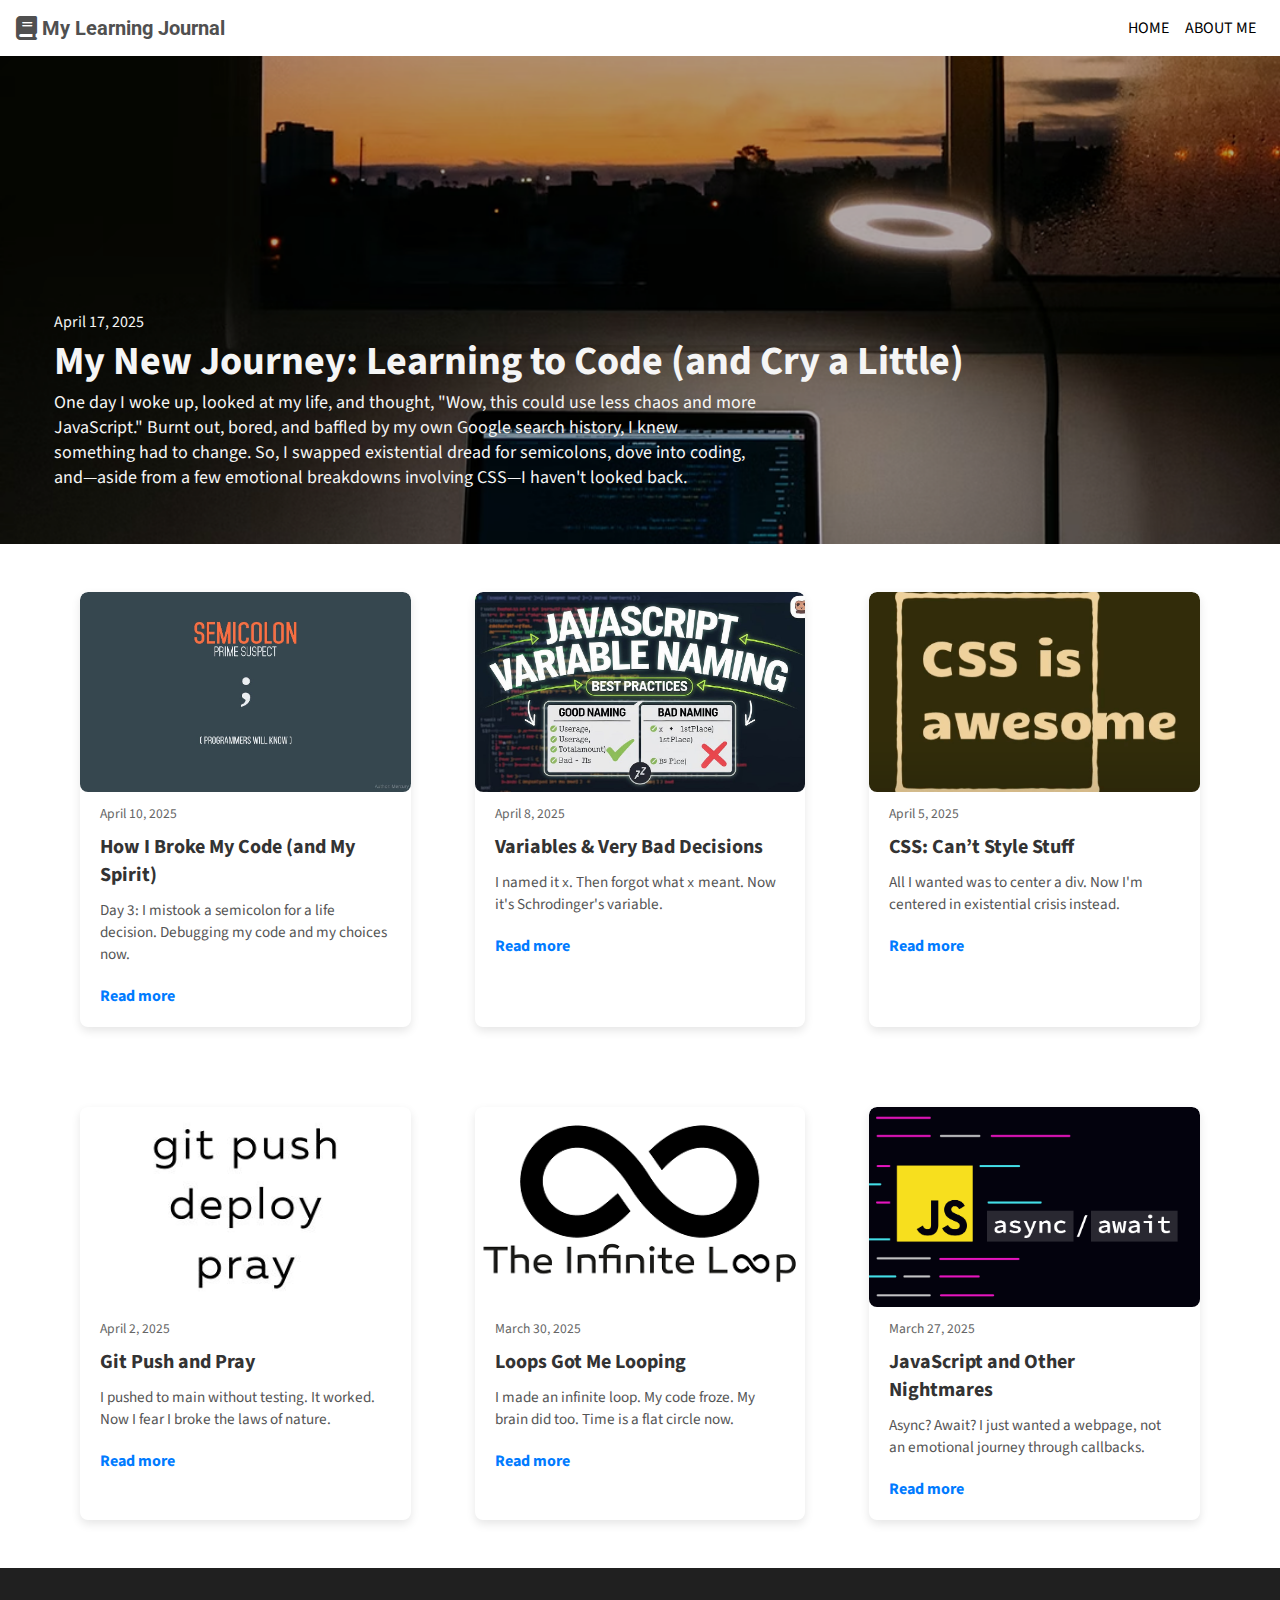
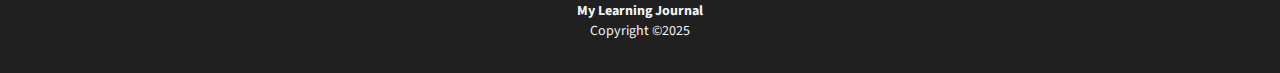
<file: index.html>
<!DOCTYPE html>
<html lang="en">
<head>
    <meta charset="UTF-8">
    <meta name="viewport" content="width=device-width, initial-scale=1.0">
    <title>My Learning Journal</title>
    <link rel="stylesheet" href="style.css">
    <!-- Google Fonts -->
    <link rel="preconnect" href="https://fonts.googleapis.com">
    <link rel="preconnect" href="https://fonts.gstatic.com" crossorigin>
    <link href="https://fonts.googleapis.com/css2?family=Roboto:ital,wght@0,100..900;1,100..900&family=Source+Sans+3:ital,wght@0,200..900;1,200..900&display=swap" 
        rel="stylesheet">
    <!-- CDNJS Font Awesome -->
    <link rel="stylesheet" href="https://cdnjs.cloudflare.com/ajax/libs/font-awesome/6.7.2/css/all.min.css" 
        integrity="sha512-Evv84Mr4kqVGRNSgIGL/F/aIDqQb7xQ2vcrdIwxfjThSH8CSR7PBEakCr51Ck+w+/U6swU2Im1vVX0SVk9ABhg==" 
        crossorigin="anonymous" 
        referrerpolicy="no-referrer" />
</head>
<body>
    <header>
        <div class="logo-and-title">
            <i class="fa-solid fa-book" aria-hidden="true"></i>
            <div class="title-name">My Learning Journal</div>
        </div>
        <nav role="navigation">
            <a class="nav-link" href="./index.html">Home</a>
            <a class="nav-link" href="posts/about-me.html">About Me</a>
        </nav>
    </header>
    <main>
        <a class="featured-post" href="./posts/learning-journey.html">
            <div class="featured-content">
                <time class="date" datetime="2025-04-17">April 17, 2025</time>
                <h1 class="page-header">My New Journey: Learning to Code (and Cry a Little)</h1>
                <p class="featured-text text-multi-line">
                    One day I woke up, looked at my life, and thought, "Wow, this could use less chaos and 
                    more JavaScript." Burnt out, bored, and baffled by my own Google search history, I knew 
                    something had to change. So, I swapped existential dread for semicolons, dove into coding, 
                    and—aside from a few emotional breakdowns involving CSS—I haven't looked back.
                </p>
            </div>
        </a>

        <div class="blog-grid" id="blogGrid">
            <div class="blog-post broke-code post-item">
                <img src="./images/Semicolon-Error.jpg" alt="Frustrated coder at computer">
                <time datetime="2025-04-10">April 10, 2025</time>
                <h2>How I Broke My Code (and My Spirit)</h2>
                <p>Day 3: I mistook a semicolon for a life decision. Debugging my code and my choices now.</p>
                <a href="./posts/broke-code.html">Read more</a>
            </div>
            <div class="blog-post bad-variables post-item">
                <img src="./images/variable-naming.jpg" alt="Thinking deeply about code">
                <time datetime="2025-04-08">April 8, 2025</time>
                <h2>Variables & Very Bad Decisions</h2>
                <p>I named it <code>x</code>. Then forgot what <code>x</code> meant. Now it's Schrodinger's variable.</p>
                <a href="./posts/bad-variables.html">Read more</a>
            </div>
            <div class="blog-post css-cant-style post-item">
                <img src="./images/css-styling.png" alt="CSS chaos">
                <time datetime="2025-04-05">April 5, 2025</time>
                <h2>CSS: Can’t Style Stuff</h2>
                <p>All I wanted was to center a div. Now I'm centered in existential crisis instead.</p>
                <a href="./posts/css-cant-style.html">Read more</a>
            </div>
            <div class="blog-post git-push-pray post-item hidden-post">
                <img src="./images/git-push-and-pray.jpg" alt="Git commit stress">
                <time datetime="2025-04-02">April 2, 2025</time>
                <h2>Git Push and Pray</h2>
                <p>I pushed to main without testing. It worked. Now I fear I broke the laws of nature.</p>
                <a href="./posts/git-push-pray.html">Read more</a>
            </div>
            <div class="blog-post infinite-loop post-item hidden-post">
                <img src="./images/infinite-loop.png" alt="Infinite loop on screen">
                <time datetime="2025-03-30">March 30, 2025</time>
                <h2>Loops Got Me Looping</h2>
                <p>I made an infinite loop. My code froze. My brain did too. Time is a flat circle now.</p>
                <a href="./posts/infinite-loop.html">Read more</a>
            </div>
            <div class="blog-post js-nightmares post-item hidden-post">
                <img src="./images/async-await.png" alt="JavaScript confusion">
                <time datetime="2025-03-27">March 27, 2025</time>
                <h2>JavaScript and Other Nightmares</h2>
                <p>Async? Await? I just wanted a webpage, not an emotional journey through callbacks.</p>
                <a href="./posts/js-nightmares.html">Read more</a>
            </div>
        </div>
        <div class="view-more-wrapper">
            <button id="viewMoreBtn">View More Posts</button>
        </div>
    </main>
    <footer>
        <p class="footer-title">My Learning Journal</p>
        <p class="copyright">Copyright &copy;2025</p>
    </footer>
</body>
<script type="module" src="js/add-more.js"></script>
</html>
</file>
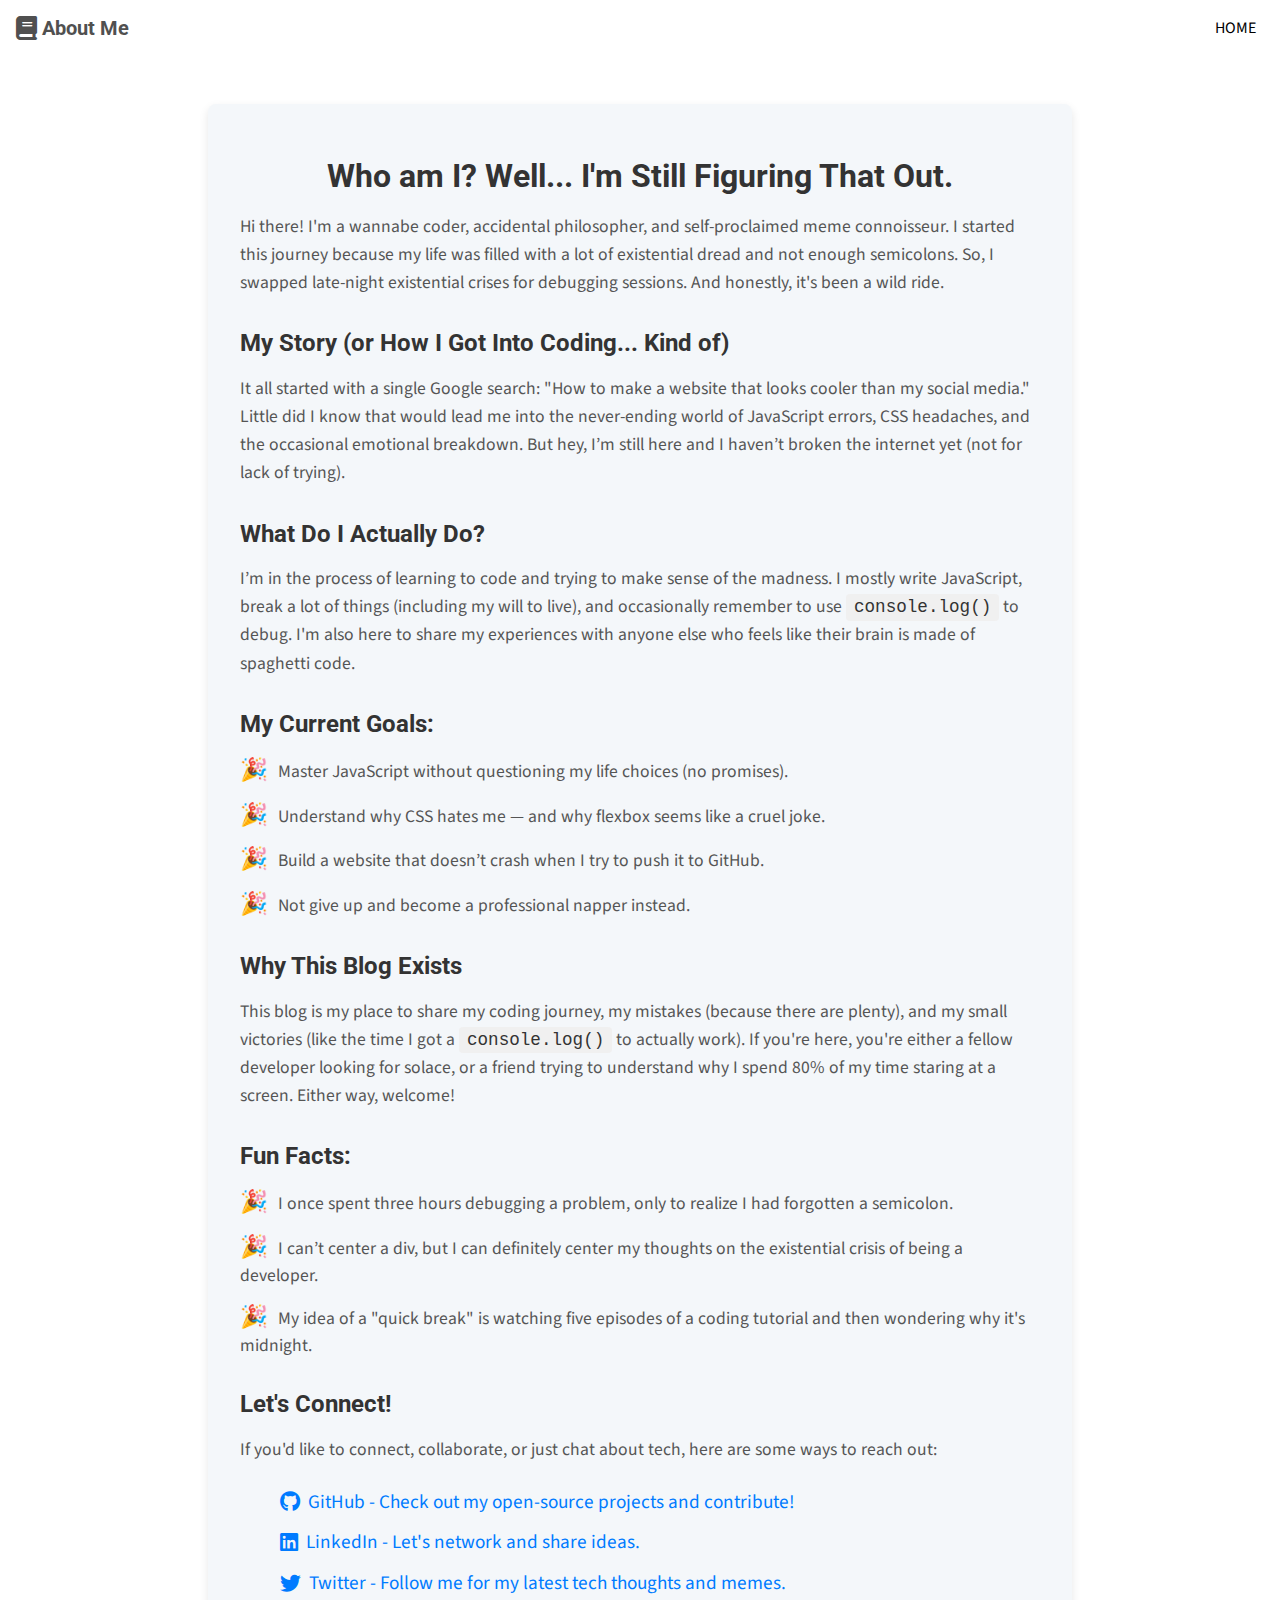
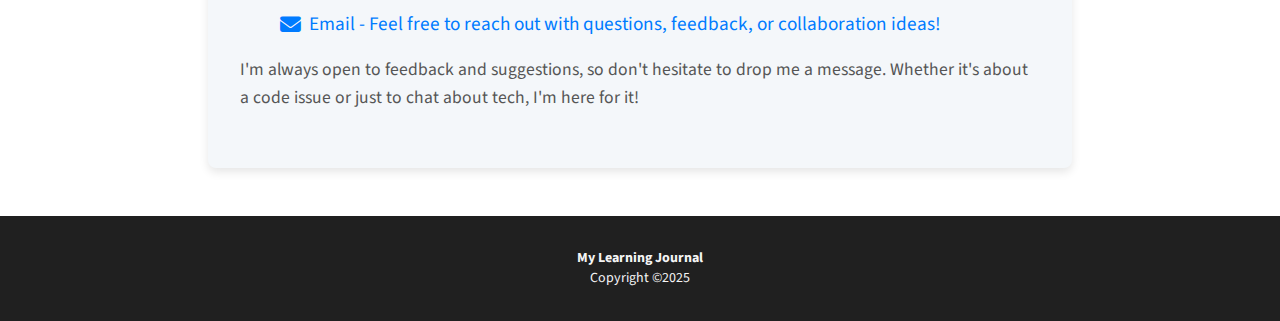
<file: posts/about-me.html>
<!DOCTYPE html>
<html lang="en">
<head>
    <meta charset="UTF-8">
    <meta name="viewport" content="width=device-width, initial-scale=1.0">
    <title>About Me | My Learning Journal</title>
    <link rel="stylesheet" href="../style.css">
    <link rel="preconnect" href="https://fonts.googleapis.com">
    <link rel="preconnect" href="https://fonts.gstatic.com" crossorigin>
    <link href="https://fonts.googleapis.com/css2?family=Roboto:ital,wght@0,100..900;1,100..900&family=Source+Sans+3:ital,wght@0,200..900;1,200..900&display=swap" rel="stylesheet">
    <link rel="stylesheet" href="https://cdnjs.cloudflare.com/ajax/libs/font-awesome/6.7.2/css/all.min.css" />
</head>
<body>
    <header>
        <div class="logo-and-title">
            <i class="fa-solid fa-book" aria-hidden="true"></i>
            <div class="title-name">About Me</div>
        </div>
        <nav role="navigation">
            <a class="nav-link" href="../index.html">Home</a>
        </nav>
    </header>
    <main>
        <section class="about-me-section">
            <h1>Who am I? Well... I'm Still Figuring That Out.</h1>
            <p>Hi there! I'm a wannabe coder, accidental philosopher, and self-proclaimed meme connoisseur. I started this journey because my life was filled with a lot of existential dread and not enough semicolons. So, I swapped late-night existential crises for debugging sessions. And honestly, it's been a wild ride.</p>
            <h2>My Story (or How I Got Into Coding... Kind of)</h2>
            <p>It all started with a single Google search: "How to make a website that looks cooler than my social media." Little did I know that would lead me into the never-ending world of JavaScript errors, CSS headaches, and the occasional emotional breakdown. But hey, I’m still here and I haven’t broken the internet yet (not for lack of trying).</p>
            <h2>What Do I Actually Do?</h2>
            <p>I’m in the process of learning to code and trying to make sense of the madness. I mostly write JavaScript, break a lot of things (including my will to live), and occasionally remember to use <code>console.log()</code> to debug. I'm also here to share my experiences with anyone else who feels like their brain is made of spaghetti code.</p>
            <h2>My Current Goals:</h2>
            <ul>
                <li>Master JavaScript without questioning my life choices (no promises).</li>
                <li>Understand why CSS hates me — and why flexbox seems like a cruel joke.</li>
                <li>Build a website that doesn’t crash when I try to push it to GitHub.</li>
                <li>Not give up and become a professional napper instead.</li>
            </ul>
            <h2>Why This Blog Exists</h2>
            <p>This blog is my place to share my coding journey, my mistakes (because there are plenty), and my small victories (like the time I got a <code>console.log()</code> to actually work). If you're here, you're either a fellow developer looking for solace, or a friend trying to understand why I spend 80% of my time staring at a screen. Either way, welcome!</p>
            <h2>Fun Facts:</h2>
            <ul>
                <li>I once spent three hours debugging a problem, only to realize I had forgotten a semicolon.</li>
                <li>I can’t center a div, but I can definitely center my thoughts on the existential crisis of being a developer.</li>
                <li>My idea of a "quick break" is watching five episodes of a coding tutorial and then wondering why it's midnight.</li>
            </ul>
            <h2>Let's Connect!</h2>
            <p>If you'd like to connect, collaborate, or just chat about tech, here are some ways to reach out:</p>
            <ol class="connect-links">
                <li>
                    <a href="https://github.com/hi8esh" target="_blank">
                        <i class="fa-brands fa-github"></i> GitHub - Check out my open-source projects and contribute!
                    </a>
                </li>
                <li>
                    <a href="https://www.linkedin.com/in/hi8esh" target="_blank">
                        <i class="fa-brands fa-linkedin"></i> LinkedIn - Let's network and share ideas.
                    </a>
                </li>
                <li>
                    <a href="https://x.com/hi8esh_" target="_blank">
                        <i class="fa-brands fa-twitter"></i> Twitter - Follow me for my latest tech thoughts and memes.
                    </a>
                </li>
                <li>
                    <a href="mailto:hiteshsinghsolanki@outlook.com" target="_blank">
                        <i class="fa-solid fa-envelope"></i> Email - Feel free to reach out with questions, feedback, or collaboration ideas!
                    </a>
                </li>
            </ol>
            <p>I'm always open to feedback and suggestions, so don't hesitate to drop me a message. Whether it's about a code issue or just to chat about tech, I'm here for it!</p>
        </section>
    </main>
    <footer>
        <p class="footer-title">My Learning Journal</p>
        <p class="copyright">Copyright &copy;2025</p>
    </footer>
</body>
</html>
</file>
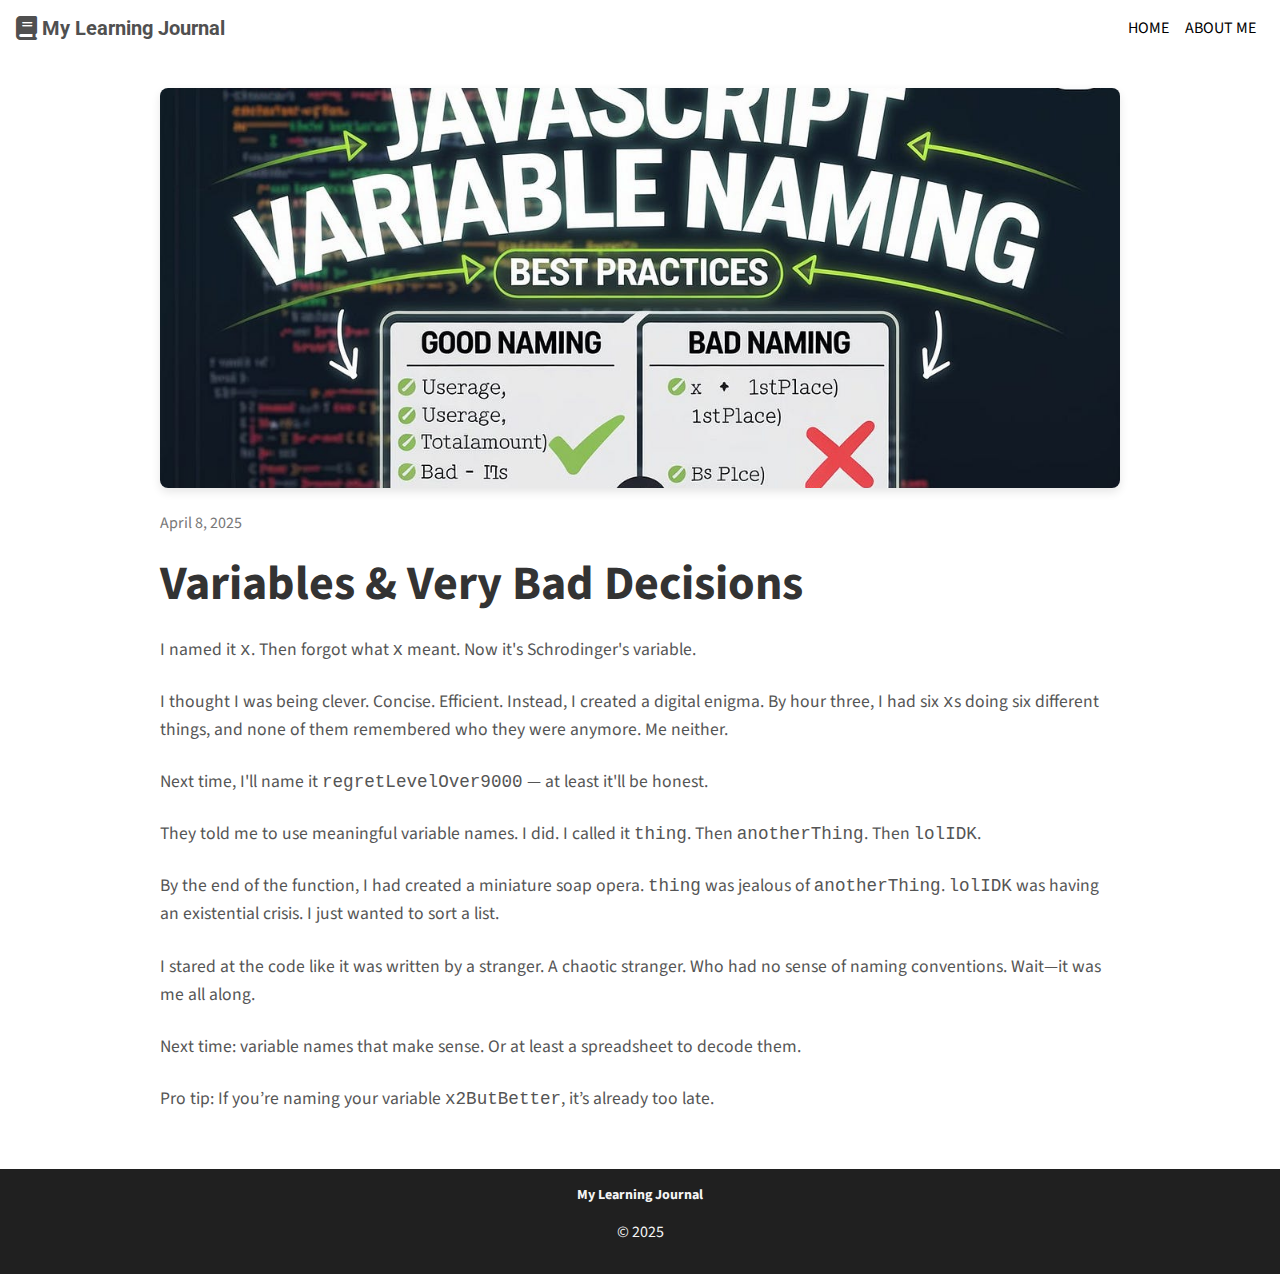
<file: posts/bad-variables.html>
<!DOCTYPE html>
<html lang="en">
<head>
  <meta charset="UTF-8" />
  <meta name="viewport" content="width=device-width, initial-scale=1.0"/>
  <title>Variables & Very Bad Decisions</title>
  <link rel="stylesheet" href="../style.css">
  <link rel="stylesheet" href="https://cdnjs.cloudflare.com/ajax/libs/font-awesome/6.7.2/css/all.min.css">
  <!-- Google Fonts -->
  <link rel="preconnect" href="https://fonts.googleapis.com">
  <link rel="preconnect" href="https://fonts.gstatic.com" crossorigin>
  <link href="https://fonts.googleapis.com/css2?family=Roboto:ital,wght@0,100..900;1,100..900&family=Source+Sans+3:ital,wght@0,200..900;1,200..900&display=swap" 
      rel="stylesheet">
</head>
<body>
<header>
    <div class="logo-and-title">
        <i class="fa-solid fa-book" aria-hidden="true"></i>
        <div class="title-name">My Learning Journal</div>
    </div>
    <nav>
        <a class="nav-link" href="../index.html">Home</a>
        <a class="nav-link" href="about-me.html">About Me</a>
    </nav>
</header>
<main class="blog-post-full">
    <img src="../images/variable-naming.jpg" alt="Thinking deeply about code">
    <time datetime="2025-04-08">April 8, 2025</time>
    <h1>Variables & Very Bad Decisions</h1>
    <p>I named it <code>x</code>. Then forgot what <code>x</code> meant. Now it's Schrodinger's variable.</p>
    <p>I thought I was being clever. Concise. Efficient. Instead, I created a digital enigma. By hour three, I had six <code>x</code>s doing six different things, and none of them remembered who they were anymore. Me neither.</p>
    <p>Next time, I'll name it <code>regretLevelOver9000</code> — at least it'll be honest.</p>
    <p>They told me to use meaningful variable names. I did. I called it <code>thing</code>. Then <code>anotherThing</code>. Then <code>lolIDK</code>.</p>

    <p>By the end of the function, I had created a miniature soap opera. <code>thing</code> was jealous of <code>anotherThing</code>. <code>lolIDK</code> was having an existential crisis. I just wanted to sort a list.</p>

    <p>I stared at the code like it was written by a stranger. A chaotic stranger. Who had no sense of naming conventions. Wait—it was me all along.</p>

    <p>Next time: variable names that make sense. Or at least a spreadsheet to decode them.</p>

    <p>Pro tip: If you’re naming your variable <code>x2ButBetter</code>, it’s already too late.</p>
</main>
<footer>
    <p class="footer-title">My Learning Journal</p>
    <p>&copy; 2025</p>
</footer>
</body>
</html>
</file>
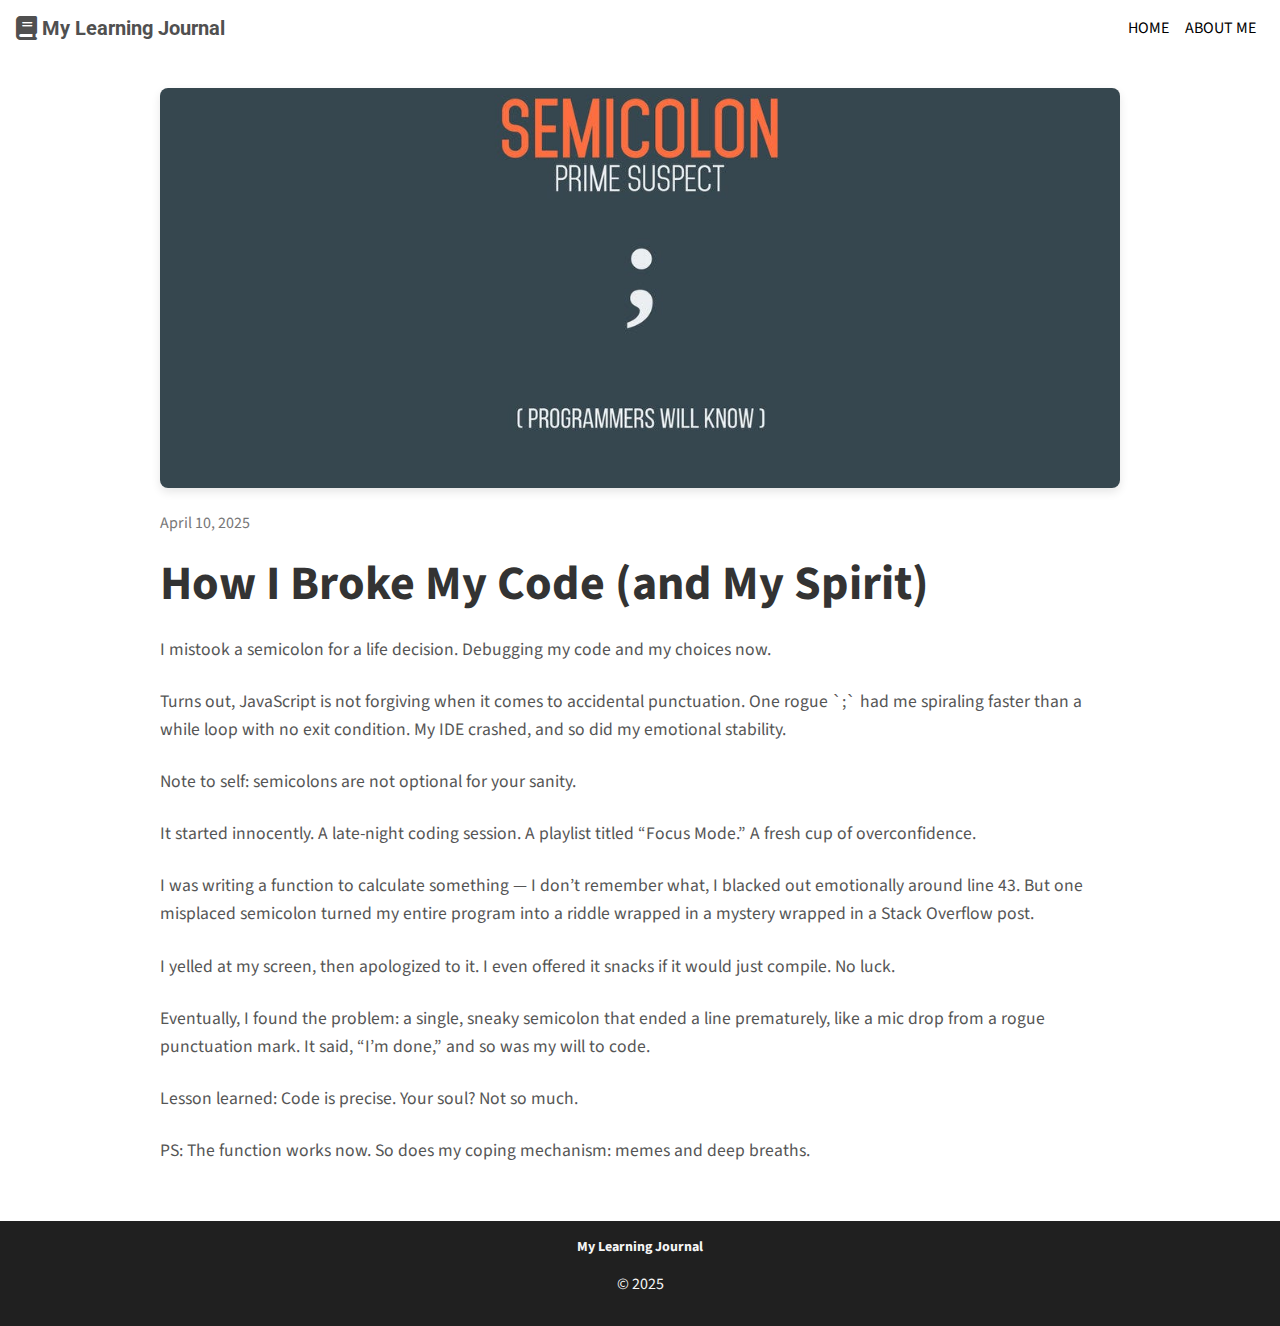
<file: posts/broke-code.html>
<!DOCTYPE html>
<html lang="en">
<head>
  <meta charset="UTF-8">
  <meta name="viewport" content="width=device-width, initial-scale=1.0">
  <title>How I Broke My Code (and My Spirit)</title>
  <link rel="stylesheet" href="../style.css">
  <link rel="stylesheet" href="https://cdnjs.cloudflare.com/ajax/libs/font-awesome/6.7.2/css/all.min.css">
  <!-- Google Fonts -->
  <link rel="preconnect" href="https://fonts.googleapis.com">
  <link rel="preconnect" href="https://fonts.gstatic.com" crossorigin>
  <link href="https://fonts.googleapis.com/css2?family=Roboto:ital,wght@0,100..900;1,100..900&family=Source+Sans+3:ital,wght@0,200..900;1,200..900&display=swap" 
      rel="stylesheet">
</head>
<body>
  <header>
    <div class="logo-and-title"></div>
        <i class="fa-solid fa-book" aria-hidden="true"></i>
        <div class="title-name">My Learning Journal</div>
    </div>
    <nav>
      <a class="nav-link" href="../index.html">Home</a>
      <a class="nav-link" href="about-me.html">About Me</a>
    </nav>
  </header>
  <main class="blog-post-full">
    <img src="../images/Semicolon-Error.jpg" alt="Frustrated coder">
    <time datetime="2025-04-10">April 10, 2025</time>
    <h1>How I Broke My Code (and My Spirit)</h1>
    <p>I mistook a semicolon for a life decision. Debugging my code and my choices now.</p>
    <p>Turns out, JavaScript is not forgiving when it comes to accidental punctuation. One rogue `;` had me spiraling faster than a while loop with no exit condition. My IDE crashed, and so did my emotional stability.</p>
    <p>Note to self: semicolons are not optional for your sanity.</p>
    <p>It started innocently. A late-night coding session. A playlist titled “Focus Mode.” A fresh cup of overconfidence.</p>

    <p>I was writing a function to calculate something — I don’t remember what, I blacked out emotionally around line 43. But one misplaced semicolon turned my entire program into a riddle wrapped in a mystery wrapped in a Stack Overflow post.</p>

    <p>I yelled at my screen, then apologized to it. I even offered it snacks if it would just compile. No luck.</p>

    <p>Eventually, I found the problem: a single, sneaky semicolon that ended a line prematurely, like a mic drop from a rogue punctuation mark. It said, “I’m done,” and so was my will to code.</p>

    <p>Lesson learned: Code is precise. Your soul? Not so much.</p>

    <p>PS: The function works now. So does my coping mechanism: memes and deep breaths.</p>
  </main>
  <footer>
    <p class="footer-title">My Learning Journal</p>
    <p>&copy; 2025</p>
  </footer>
</body>
</html>
</file>
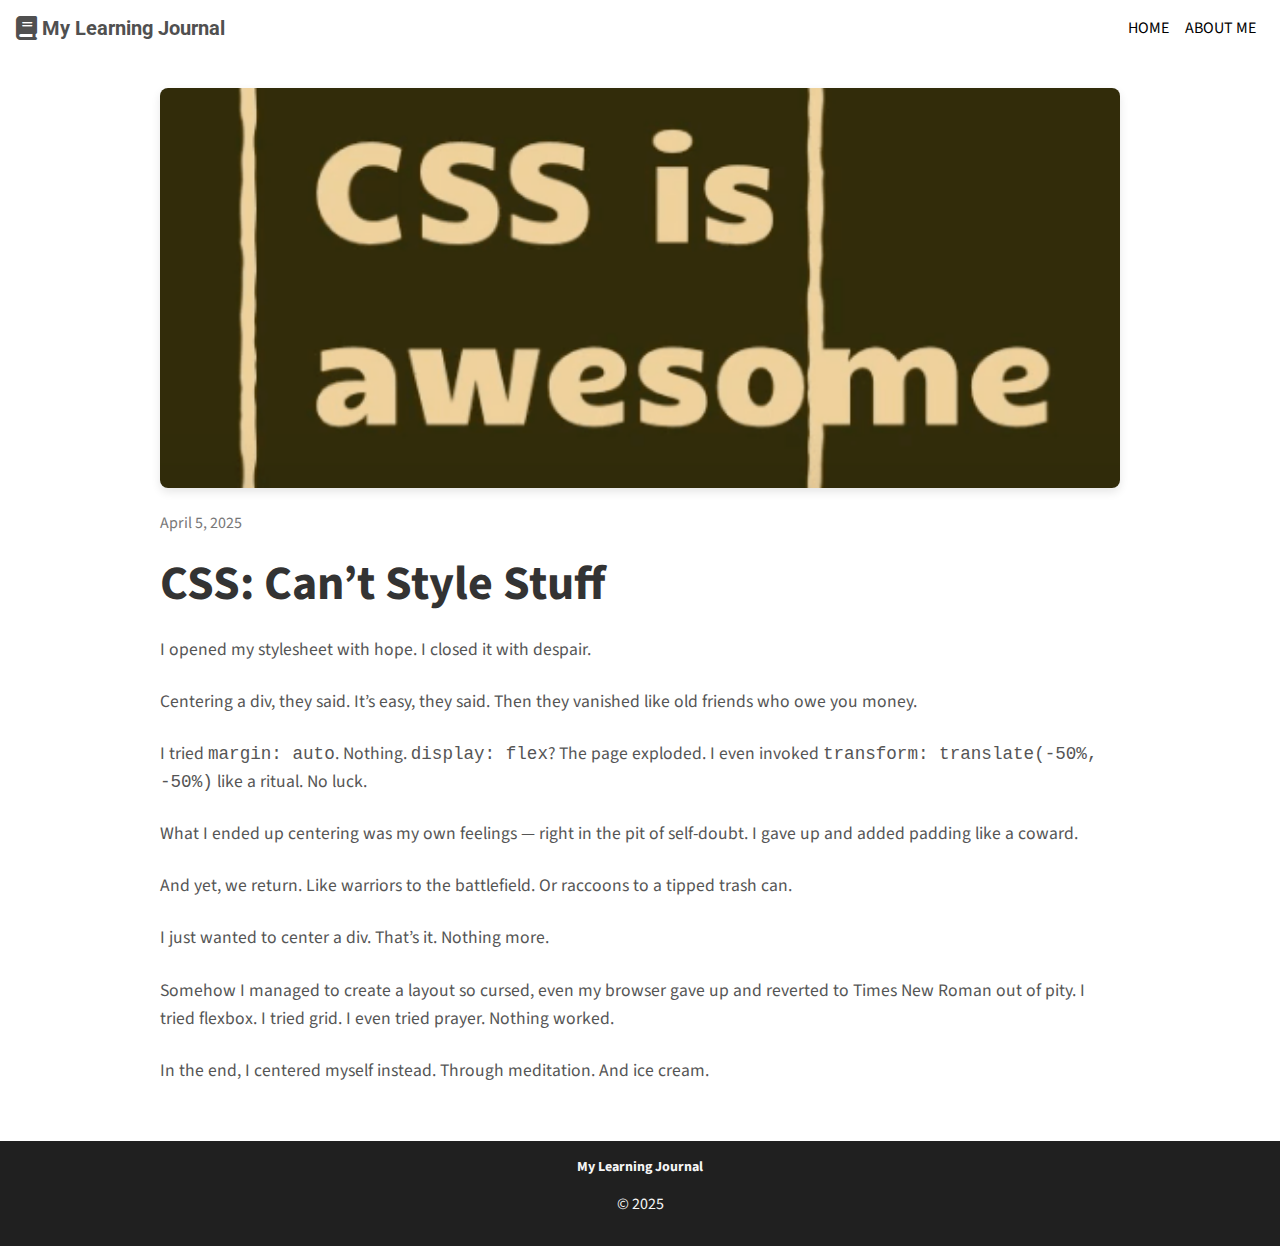
<file: posts/css-cant-style.html>
<!DOCTYPE html>
<html lang="en">
<head>
  <meta charset="UTF-8" />
  <meta name="viewport" content="width=device-width, initial-scale=1.0"/>
  <title>CSS: Can’t Style Stuff</title>
  <link rel="stylesheet" href="../style.css">
  <link rel="stylesheet" href="https://cdnjs.cloudflare.com/ajax/libs/font-awesome/6.7.2/css/all.min.css">
  <!-- Google Fonts -->
  <link rel="preconnect" href="https://fonts.googleapis.com">
  <link rel="preconnect" href="https://fonts.gstatic.com" crossorigin>
  <link href="https://fonts.googleapis.com/css2?family=Roboto:ital,wght@0,100..900;1,100..900&family=Source+Sans+3:ital,wght@0,200..900;1,200..900&display=swap" 
      rel="stylesheet">
</head>
<body>
<header>
    <div class="logo-and-title">
        <i class="fa-solid fa-book" aria-hidden="true"></i>
        <div class="title-name">My Learning Journal</div>
    </div>
  <nav>
    <a class="nav-link" href="../index.html">Home</a>
    <a class="nav-link" href="about-me.html">About Me</a>
  </nav>
</header>
<main class="blog-post-full">
  <img src="../images/css-styling.png" alt="CSS chaos">
  <time datetime="2025-04-05">April 5, 2025</time>
  <h1>CSS: Can’t Style Stuff</h1>
  <p>I opened my stylesheet with hope. I closed it with despair.</p>

  <p>Centering a div, they said. It’s easy, they said. Then they vanished like old friends who owe you money.</p>

  <p>I tried <code>margin: auto</code>. Nothing. <code>display: flex</code>? The page exploded. I even invoked <code>transform: translate(-50%, -50%)</code> like a ritual. No luck.</p>

  <p>What I ended up centering was my own feelings — right in the pit of self-doubt. I gave up and added padding like a coward.</p>

  <p>And yet, we return. Like warriors to the battlefield. Or raccoons to a tipped trash can.</p>
  <p>I just wanted to center a div. That’s it. Nothing more.</p>
  <p>Somehow I managed to create a layout so cursed, even my browser gave up and reverted to Times New Roman out of pity. I tried flexbox. I tried grid. I even tried prayer. Nothing worked.</p>
  <p>In the end, I centered myself instead. Through meditation. And ice cream.</p>
</main>
<footer>
  <p class="footer-title">My Learning Journal</p>
  <p>&copy; 2025</p>
</footer>
</body>
</html>
</file>
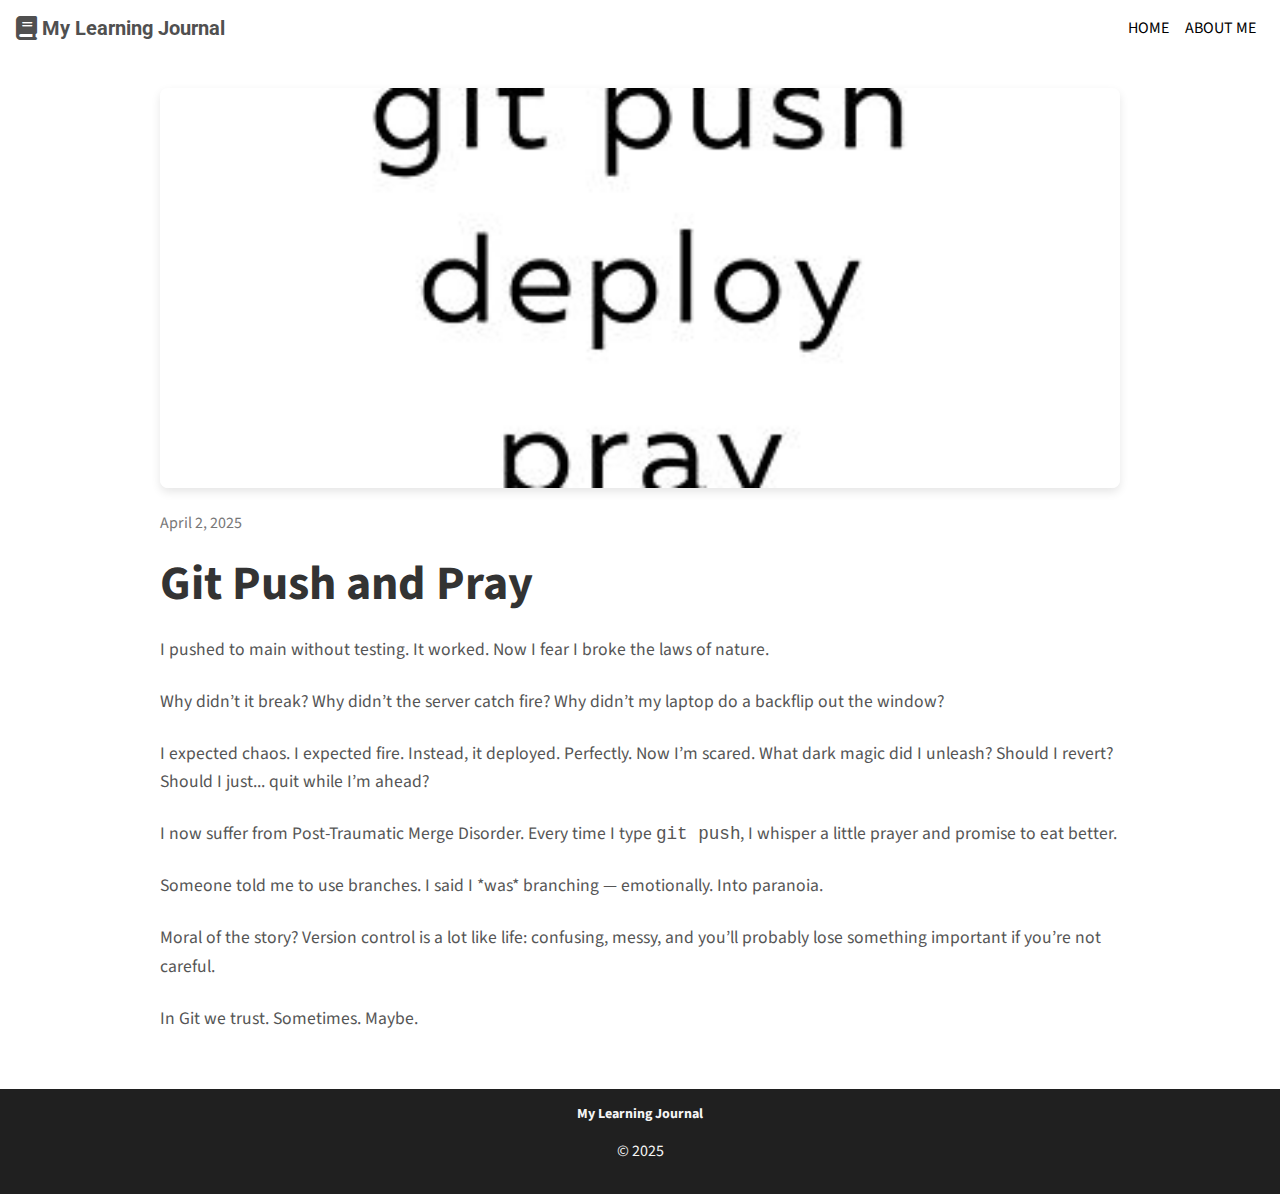
<file: posts/git-push-pray.html>
<!DOCTYPE html>
<html lang="en">
<head>
  <meta charset="UTF-8" />
  <meta name="viewport" content="width=device-width, initial-scale=1.0"/>
  <title>Git Push and Pray</title>
  <link rel="stylesheet" href="../style.css">
  <link rel="stylesheet" href="https://cdnjs.cloudflare.com/ajax/libs/font-awesome/6.7.2/css/all.min.css">
  <!-- Google Fonts -->
  <link rel="preconnect" href="https://fonts.googleapis.com">
  <link rel="preconnect" href="https://fonts.gstatic.com" crossorigin>
  <link href="https://fonts.googleapis.com/css2?family=Roboto:ital,wght@0,100..900;1,100..900&family=Source+Sans+3:ital,wght@0,200..900;1,200..900&display=swap" 
      rel="stylesheet">
</head>
<body>
<header>
    <div class="logo-and-title">
        <i class="fa-solid fa-book" aria-hidden="true"></i>
        <div class="title-name">My Learning Journal</div>
    </div>
  <nav>
    <a class="nav-link" href="../index.html">Home</a>
    <a class="nav-link" href="about-me.html">About Me</a>
  </nav>
</header>
<main class="blog-post-full">
  <img src="../images/git-push-and-pray.jpg" alt="Git commit stress">
  <time datetime="2025-04-02">April 2, 2025</time>
  <h1>Git Push and Pray</h1>
  <p>I pushed to main without testing. It worked. Now I fear I broke the laws of nature.</p>
  <p>Why didn’t it break? Why didn’t the server catch fire? Why didn’t my laptop do a backflip out the window?</p>
  <p>I expected chaos. I expected fire. Instead, it deployed. Perfectly. Now I’m scared. What dark magic did I unleash? Should I revert? Should I just... quit while I’m ahead?</p>
  <p>I now suffer from Post-Traumatic Merge Disorder. Every time I type <code>git push</code>, I whisper a little prayer and promise to eat better.</p>
  <p>Someone told me to use branches. I said I *was* branching — emotionally. Into paranoia.</p>
  <p>Moral of the story? Version control is a lot like life: confusing, messy, and you’ll probably lose something important if you’re not careful.</p>
  <p>In Git we trust. Sometimes. Maybe.</p>
</main>
<footer>
  <p class="footer-title">My Learning Journal</p>
  <p>&copy; 2025</p>
</footer>
</body>
</html>
</file>
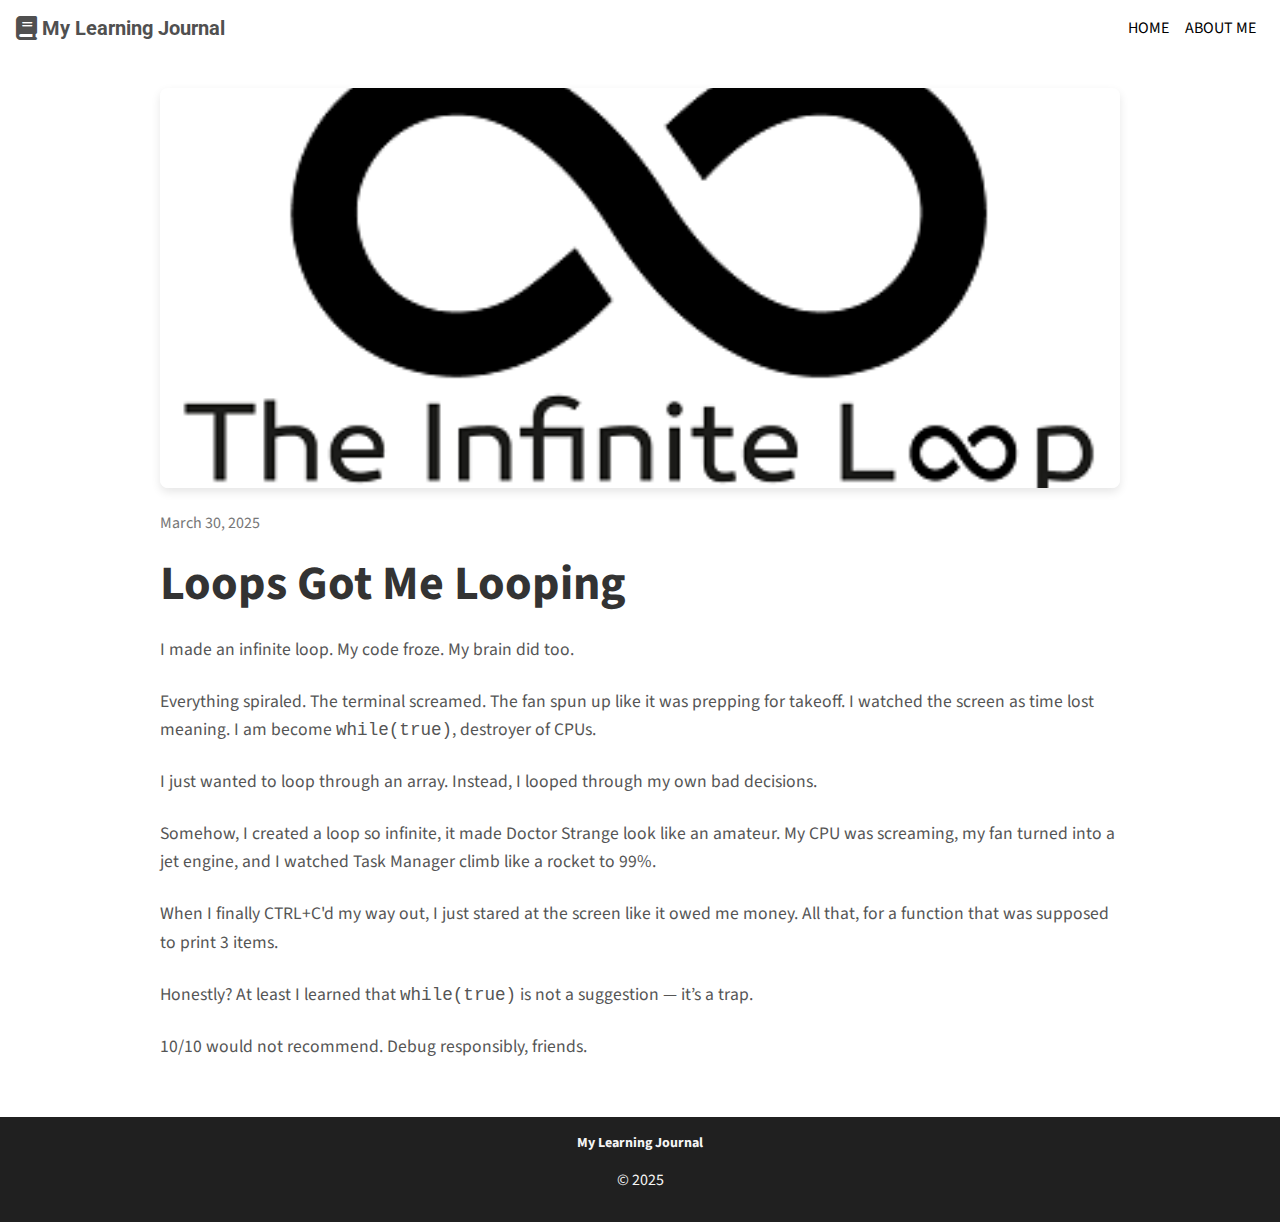
<file: posts/infinite-loop.html>
<!DOCTYPE html>
<html lang="en">
<head>
  <meta charset="UTF-8" />
  <meta name="viewport" content="width=device-width, initial-scale=1.0"/>
  <title>Loops Got Me Looping</title>
  <link rel="stylesheet" href="../style.css">
  <link rel="stylesheet" href="https://cdnjs.cloudflare.com/ajax/libs/font-awesome/6.7.2/css/all.min.css">
  <!-- Google Fonts -->
  <link rel="preconnect" href="https://fonts.googleapis.com">
  <link rel="preconnect" href="https://fonts.gstatic.com" crossorigin>
  <link href="https://fonts.googleapis.com/css2?family=Roboto:ital,wght@0,100..900;1,100..900&family=Source+Sans+3:ital,wght@0,200..900;1,200..900&display=swap" 
      rel="stylesheet">
</head>
<body>
<header>
    <div class="logo-and-title">
        <i class="fa-solid fa-book" aria-hidden="true"></i>
        <div class="title-name">My Learning Journal</div>
    </div>
  <nav>
    <a class="nav-link" href="../index.html">Home</a>
    <a class="nav-link" href="about-me.html">About Me</a>
  </nav>
</header>
<main class="blog-post-full">
  <img src="../images/infinite-loop.png" alt="Infinite loop on screen">
  <time datetime="2025-03-30">March 30, 2025</time>
  <h1>Loops Got Me Looping</h1>
  <p>I made an infinite loop. My code froze. My brain did too.</p>
  <p>Everything spiraled. The terminal screamed. The fan spun up like it was prepping for takeoff. I watched the screen as time lost meaning. I am become <code>while(true)</code>, destroyer of CPUs.</p>
  <p>I just wanted to loop through an array. Instead, I looped through my own bad decisions.</p>
  <p>Somehow, I created a loop so infinite, it made Doctor Strange look like an amateur. My CPU was screaming, my fan turned into a jet engine, and I watched Task Manager climb like a rocket to 99%.</p>

  <p>When I finally CTRL+C'd my way out, I just stared at the screen like it owed me money. All that, for a function that was supposed to print 3 items.</p>

  <p>Honestly? At least I learned that <code>while(true)</code> is not a suggestion — it’s a trap.</p>
  <p>10/10 would not recommend. Debug responsibly, friends.</p>
</main>
<footer>
  <p class="footer-title">My Learning Journal</p>
  <p>&copy; 2025</p>
</footer>
</body>
</html>
</file>
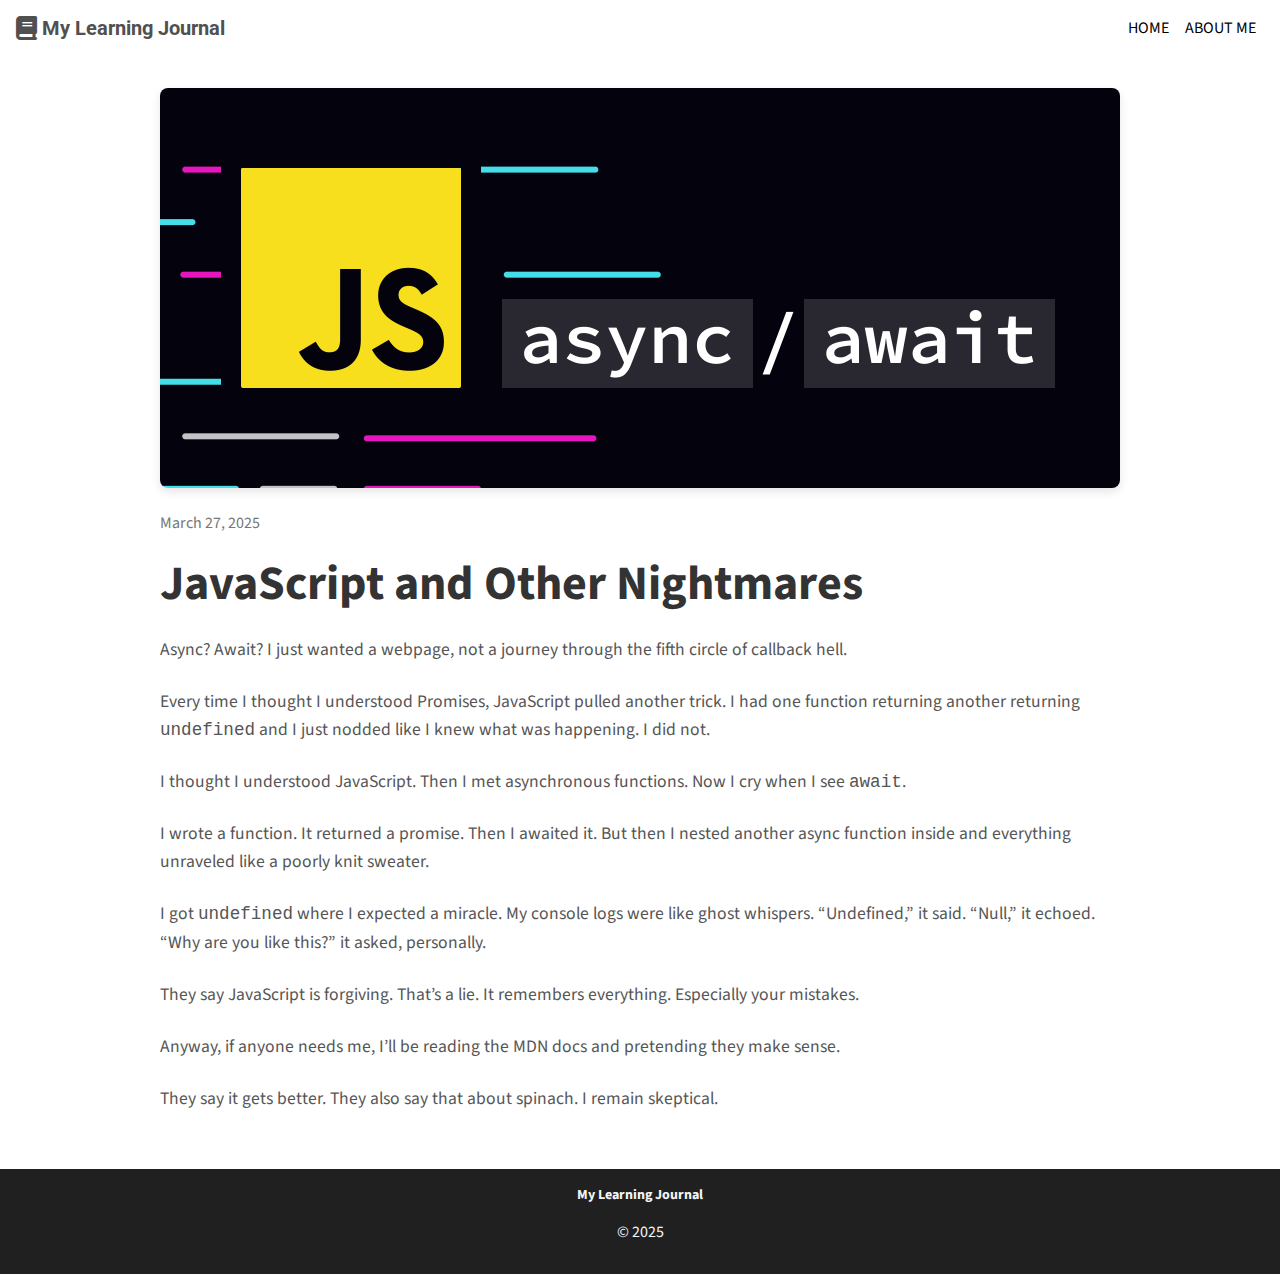
<file: posts/js-nightmares.html>
<!DOCTYPE html>
<html lang="en">
<head>
  <meta charset="UTF-8" />
  <meta name="viewport" content="width=device-width, initial-scale=1.0"/>
  <title>JavaScript and Other Nightmares</title>
  <link rel="stylesheet" href="../style.css">
  <link rel="stylesheet" href="https://cdnjs.cloudflare.com/ajax/libs/font-awesome/6.7.2/css/all.min.css">
  <!-- Google Fonts -->
  <link rel="preconnect" href="https://fonts.googleapis.com">
  <link rel="preconnect" href="https://fonts.gstatic.com" crossorigin>
  <link href="https://fonts.googleapis.com/css2?family=Roboto:ital,wght@0,100..900;1,100..900&family=Source+Sans+3:ital,wght@0,200..900;1,200..900&display=swap" 
      rel="stylesheet">
</head>
<body>
<header>
    <div class="logo-and-title">
        <i class="fa-solid fa-book" aria-hidden="true"></i>
        <div class="title-name">My Learning Journal</div>
    </div>
  <nav>
    <a class="nav-link" href="../index.html">Home</a>
    <a class="nav-link" href="about-me.html">About Me</a>
  </nav>
</header>
<main class="blog-post-full">
  <img src="../images/async-await.png" alt="JavaScript confusion">
  <time datetime="2025-03-27">March 27, 2025</time>
  <h1>JavaScript and Other Nightmares</h1>
  <p>Async? Await? I just wanted a webpage, not a journey through the fifth circle of callback hell.</p>
  <p>Every time I thought I understood Promises, JavaScript pulled another trick. I had one function returning another returning <code>undefined</code> and I just nodded like I knew what was happening. I did not.</p>
  <p>I thought I understood JavaScript. Then I met asynchronous functions. Now I cry when I see <code>await</code>.</p>

  <p>I wrote a function. It returned a promise. Then I awaited it. But then I nested another async function inside and everything unraveled like a poorly knit sweater.</p>

  <p>I got <code>undefined</code> where I expected a miracle. My console logs were like ghost whispers. “Undefined,” it said. “Null,” it echoed. “Why are you like this?” it asked, personally.</p>

  <p>They say JavaScript is forgiving. That’s a lie. It remembers everything. Especially your mistakes.</p>

  <p>Anyway, if anyone needs me, I’ll be reading the MDN docs and pretending they make sense.</p>
  <p>They say it gets better. They also say that about spinach. I remain skeptical.</p>
</main>
<footer>
  <p class="footer-title">My Learning Journal</p>
  <p>&copy; 2025</p>
</footer>
</body>
</html>
</file>
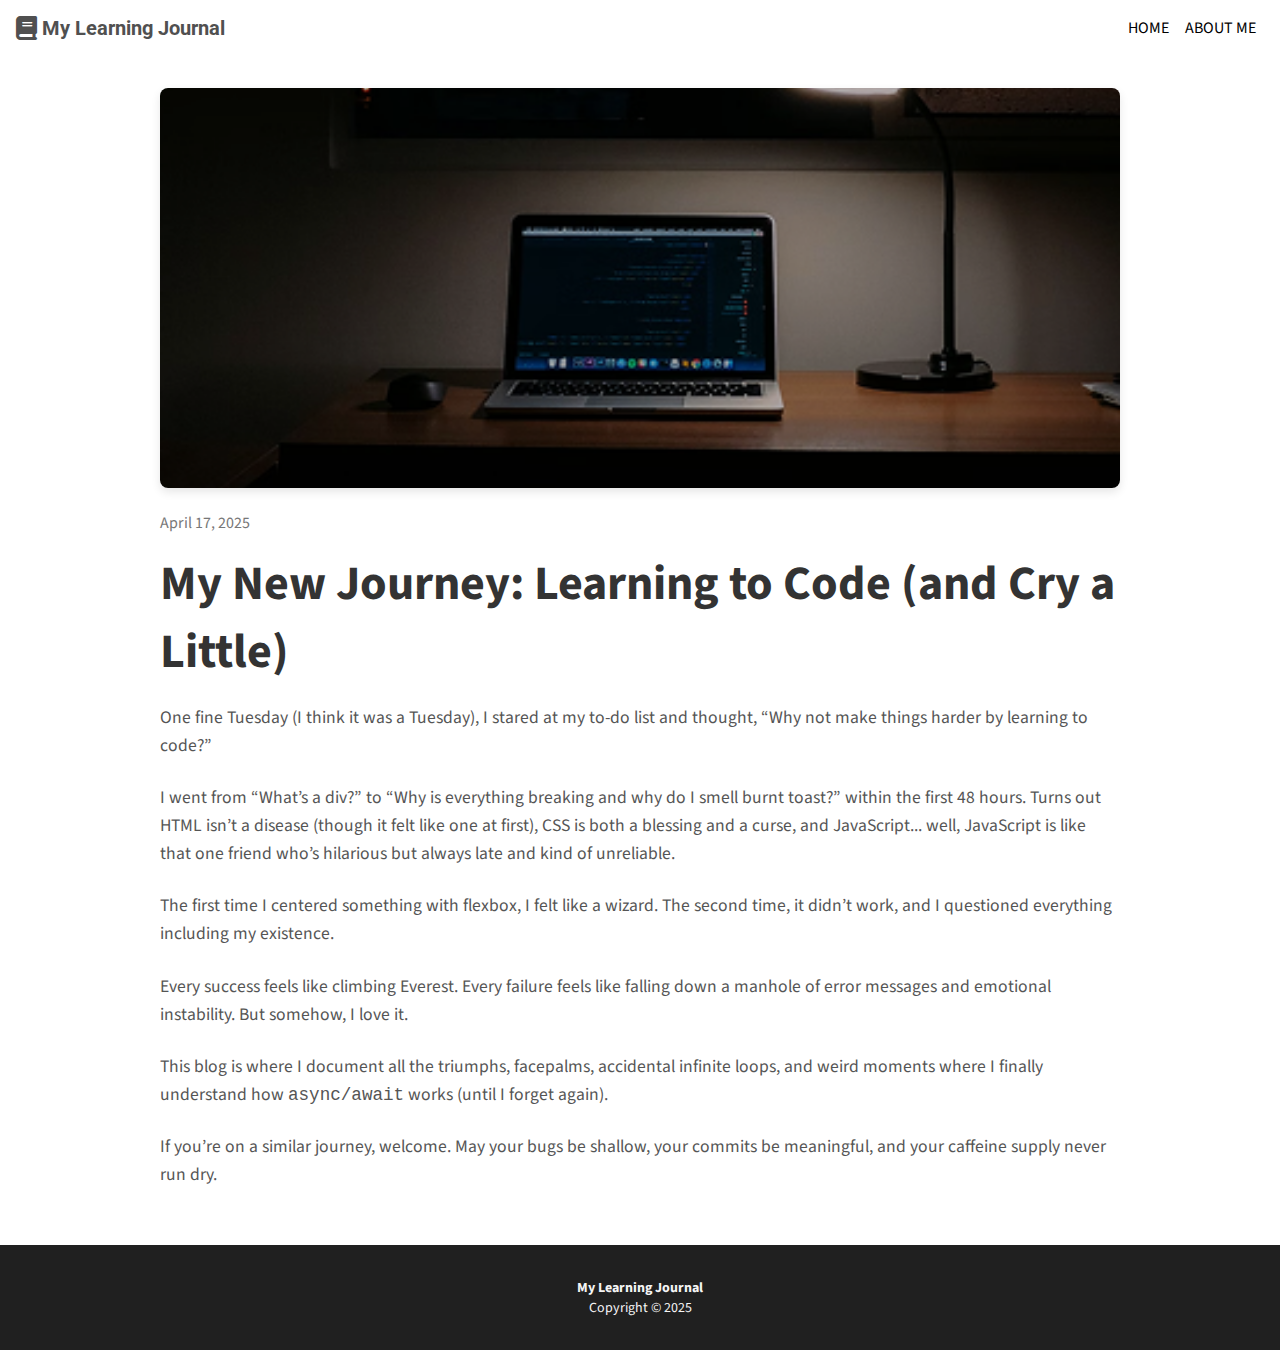
<file: posts/learning-journey.html>
<!DOCTYPE html>
<html lang="en">
<head>
  <meta charset="UTF-8" />
  <meta name="viewport" content="width=device-width, initial-scale=1.0"/>
  <title>My New Journey – My Learning Journal</title>
  <link rel="stylesheet" href="../style.css" />
  <link rel="preconnect" href="https://fonts.googleapis.com" />
  <link rel="preconnect" href="https://fonts.gstatic.com" crossorigin />
  <link href="https://fonts.googleapis.com/css2?family=Roboto:wght@400;700&family=Source+Sans+3:wght@400;700&display=swap" rel="stylesheet"/>
  <link rel="stylesheet" href="https://cdnjs.cloudflare.com/ajax/libs/font-awesome/6.7.2/css/all.min.css" 
    integrity="sha512-Evv84Mr4kqVGRNSgIGL/F/aIDqQb7xQ2vcrdIwxfjThSH8CSR7PBEakCr51Ck+w+/U6swU2Im1vVX0SVk9ABhg==" 
    crossorigin="anonymous" referrerpolicy="no-referrer" />
</head>
<body>
  <header>
    <div class="logo-and-title">
      <i class="fa-solid fa-book"></i>
      <div class="title-name">My Learning Journal</div>
    </div>
    <nav>
      <a class="nav-link" href="../index.html">Home</a>
      <a class="nav-link" href="about-me.html">About Me</a>
    </nav>
  </header>

  <main class="blog-post-full">
    <img src="../images/feature-img.png" alt="Coding journey with laptop and coffee" />
    <time datetime="2025-04-17">April 17, 2025</time>
    <h1>My New Journey: Learning to Code (and Cry a Little)</h1>

    <p>One fine Tuesday (I think it was a Tuesday), I stared at my to-do list and thought, “Why not make things harder by learning to code?”</p>

    <p>I went from “What’s a div?” to “Why is everything breaking and why do I smell burnt toast?” within the first 48 hours. Turns out HTML isn’t a disease (though it felt like one at first), CSS is both a blessing and a curse, and JavaScript... well, JavaScript is like that one friend who’s hilarious but always late and kind of unreliable.</p>

    <p>The first time I centered something with flexbox, I felt like a wizard. The second time, it didn’t work, and I questioned everything including my existence.</p>

    <p>Every success feels like climbing Everest. Every failure feels like falling down a manhole of error messages and emotional instability. But somehow, I love it.</p>

    <p>This blog is where I document all the triumphs, facepalms, accidental infinite loops, and weird moments where I finally understand how <code>async/await</code> works (until I forget again).</p>

    <p>If you’re on a similar journey, welcome. May your bugs be shallow, your commits be meaningful, and your caffeine supply never run dry.</p>
  </main>

  <footer>
    <p class="footer-title">My Learning Journal</p>
    <p class="copyright">Copyright &copy; 2025</p>
  </footer>
</body>
</html>
</file>
<file: style.css>
/* ========== General Body Styling ========== */
body {
    margin: 0;
    padding: 0;
    box-sizing: border-box;
    font-family: "Source Sans 3", "Roboto", sans-serif;
    background-color: #ffffff;
    color: #505050;
}

/* ========== Header ========== */
header {
    padding: 1rem;
    display: flex;
    align-items: center;
}

.logo-and-title {
    display: flex;
    align-items: center;
}

.fa-book {
    font-size: 1rem;
}

.title-name {
    font-family: "Roboto", "Source Sans 3", sans-serif;
    font-size: 0.875rem;
    font-weight: bold;
    padding-left: 0.25em;
}

nav {
    display: flex;
    margin-left: auto;
}

.nav-link {
    color: black;
    font-size: 0.875rem;
    padding: 0 0.25em;
    text-decoration: none;
    text-transform: uppercase;
}

.nav-link:hover {
    cursor: pointer;
}

.nav-link:focus-visible {
    outline: 2px solid #202020;
}

/* ========== Main Content ========== */
.blog-post-full {
    padding: 2rem 1rem;
    max-width: 960px;
    margin: 0 auto;
}

.blog-post-full img {
    width: 100%;
    height: 400px;
    object-fit: cover;
    border-radius: 8px;
    box-shadow: 0 4px 10px rgba(0, 0, 0, 0.1);
    display: block;
    margin-bottom: 1.5rem;
}

.blog-post-full h1 {
    font-size: clamp(2rem, 5vw, 3rem);
    color: #333;
    margin: 1rem 0;
}

.blog-post-full p {
    font-size: 1.1rem;
    color: #555;
    line-height: 1.6;
    margin-bottom: 1.5rem;
}

.blog-post-full time {
    font-size: 1rem;
    color: #777;
    margin-bottom: 1.5rem;
}

/* ========== Featured Post (Home) ========== */
.featured-post {
    background-image: url(../images/feature-img.png);
    background-size: cover;
    color: whitesmoke;
    display: flex;
    flex-direction: column;
    justify-content: end;
    height: 300px;
    padding: 1.25em;
    text-decoration: none;
}

.featured-post:hover {
    cursor: pointer;
    opacity: 0.9;
}

.date {
    font-size: var(--font-sm);
    margin: 0;
}

.page-header {
    font-size: clamp(1.5rem, 5vw, 2.5rem);
    margin: 0;
}

.featured-text {
    font-size: clamp(1rem, 2.5vw, 1.125rem);
    margin: 0;
}

/* ========== Blog Grid ========== */
.blog-grid {
    display: grid;
    gap: 3em 0;
    grid-template-columns: minmax(1em, auto) 1fr minmax(1em, auto);
    grid-template-areas:
        "... ... ..."
        "... brc ..."
        "... bdv ..."
        "... css ..."
        "... gpp ..."
        "... inl ..."
        "... jsn ..."
        "... ... ...";
}

/* === Post Preview Styles === */
.blog-post {
    background-color: #fff;
    border-radius: 8px;
    overflow: hidden;
    box-shadow: 0 4px 10px rgba(0, 0, 0, 0.1);
    transition: transform 0.2s ease;
    margin-bottom: 2rem;
}

.blog-post:hover {
    transform: translateY(-5px);
}

.blog-post img {
    width: 100%;
    height: 200px;
    object-fit: cover;
    display: block;
    border-radius: 8px;
}

.blog-post time {
    display: block;
    font-size: 0.85em;
    color: #666;
    margin: 12px 20px 0;
}

.blog-post h2 {
    font-size: 1.25em;
    margin: 10px 20px 0;
    color: #333;
}

.blog-post p {
    font-size: 0.95em;
    margin: 10px 20px 20px;
    color: #555;
}

.blog-post a {
    display: inline-block;
    margin: 0 20px 20px;
    color: #007bff;
    text-decoration: none;
    font-weight: bold;
}

.blog-post a:hover {
    text-decoration: underline;
}

/* Grid Post Areas */
.broke-code     { grid-area: brc; }
.bad-variables  { grid-area: bdv; }
.css-cant-style { grid-area: css; }
.git-push-pray  { grid-area: gpp; }
.infinite-loop  { grid-area: inl; }
.js-nightmares  { grid-area: jsn; }

.text-multi-line {
    display: -webkit-box;
    -webkit-line-clamp: 3;
    -webkit-box-orient: vertical;
    overflow: hidden;
}

/* ========== View More Button ========== */
.hidden-post {
    display: none;
    margin-bottom: 1.5rem;
}

.view-more-wrapper {
    text-align: center;
    margin-bottom: 2rem;
}

#viewMoreBtn {
    background-color: #007bff;
    color: white;
    border: none;
    padding: 0.6em 1.2em;
    font-size: 1rem;
    border-radius: 4px;
    cursor: pointer;
    transition: background-color 0.2s ease;
    margin-top: 0.5rem;
}

#viewMoreBtn:hover {
    background-color: #0056b3;
}

/* ========== Footer ========== */
footer {
    background-color: #202020;
    color: whitesmoke;
    display: flex;
    flex-direction: column;
    justify-content: center;
    height: 105px;
    text-align: center;
}

.footer-title,
.copyright {
    font-size: 0.875rem;
    margin: 0;
}

.footer-title {
    font-weight: bold;
}

/* ========== Media Queries ========== */
@media (max-width: 600px) {
    .blog-grid {
        grid-template-columns: 1fr;
        gap: 1em;
    }

    .blog-post {
        margin-bottom: 1.5rem;
    }

    .view-more-wrapper {
        margin: -3.5rem 1rem 2rem;
        text-align: center;
    }
}

@media (min-width: 600px) {
    .blog-grid {
        gap: 3em 2em;
        grid-template-columns: 1em repeat(2, 1fr) 1em;
        grid-template-areas:
            "... ... ... ..."
            "... brc bdv ..."
            "... css gpp ..."
            "... inl jsn ..."
            "... ... ... ...";
    }

    .view-more-wrapper {
        text-align: center;
        margin: -6em 1em 2rem;
    }
}

@media (min-width: 992px) {
    .title-name {
        font-size: 1.25rem;
    }

    .fa-book {
        font-size: 1.5rem;
    }

    .nav-link {
        font-size: 1rem;
        padding: 0 0.5em;
    }

    .featured-post {
        background-image: url(../images/feature-img-wide.png);
        height: 380px;
        padding: 3.375rem;
    }

    .date {
        font-size: 1rem;
    }

    .featured-title {
        font-size: 2.5rem;
        width: 60%;
    }

    .featured-text {
        width: 60%;
    }

    .text-multi-line {
        -webkit-line-clamp: 5;
        line-clamp: 5;
    }

    .blog-grid {
        gap: 3em 5%;
        grid-template-columns: 1em repeat(3, 1fr) 1em;
        grid-template-areas:
            "... ... ... ... ..."
            "... brc bdv css ..."
            "... gpp inl jsn ..."
            "... ... ... ... ...";
    }

    .blog-post {
        margin-bottom: 2rem;
    }

    .view-more-wrapper {
        text-align: center;
        margin: -4em 1em 2rem;
    }
}


/* About Me Page Styles */

/* General Styles for the About Me Page */
.about-me-section {
    max-width: 800px;
    margin: 3rem auto;
    padding: 2rem;
    background-color: #f4f7fa;
    border-radius: 8px;
    box-shadow: 0 4px 10px rgba(0, 0, 0, 0.1);
}
.about-me-section h1, .about-me-section h2 {
    color: #333;
    font-family: "Roboto", sans-serif;
    font-weight: bold;
}

.about-me-section h1 {
    font-size: 2rem;
    margin-bottom: 1rem;
    text-align: center;
}

.about-me-section h2 {
    font-size: 1.5rem;
    margin-top: 2rem;
    margin-bottom: 1rem;
    text-align: left;
}

.about-me-section p {
    font-size: 1.1rem;
    line-height: 1.6;
    color: #555;
    margin-bottom: 1.5rem;
    text-align: left;
}

.about-me-section ul {
    list-style-type: none;
    padding-left: 0;
}

.about-me-section ul li {
    font-size: 1.1rem;
    color: #555;
    margin-bottom: 0.8rem;
}

/* Special Style for Code Tags */
.about-me-section code {
    background-color: #f0f0f0;
    padding: 0.2rem 0.5rem;
    border-radius: 4px;
    font-family: "Courier New", Courier, monospace;
    color: #333;
}


/* Styling the Fun Facts Section */
.about-me-section ul li::before {
    content: "🎉";
    margin-right: 10px;
    font-size: 1.4rem;
}

.about-me-section ol li{
    list-style-type: none;
    padding-left: 0;
}

.about-me-section ol li {
    font-size: 1.1rem;
    color: #555;
    margin-bottom: 0.8rem;
}

.about-me-section ol li a {
    font-size: 1.2rem;
    color: #007BFF;
    text-decoration: none;
    display: flex;
    align-items: center;
    transition: color 0.3s ease;
}

.about-me-section ol li a:hover {
    color: #0056b3;
}

.about-me-section ol li a i {
    margin-right: 8px;
    font-size: 1.3rem;
}
</file>
